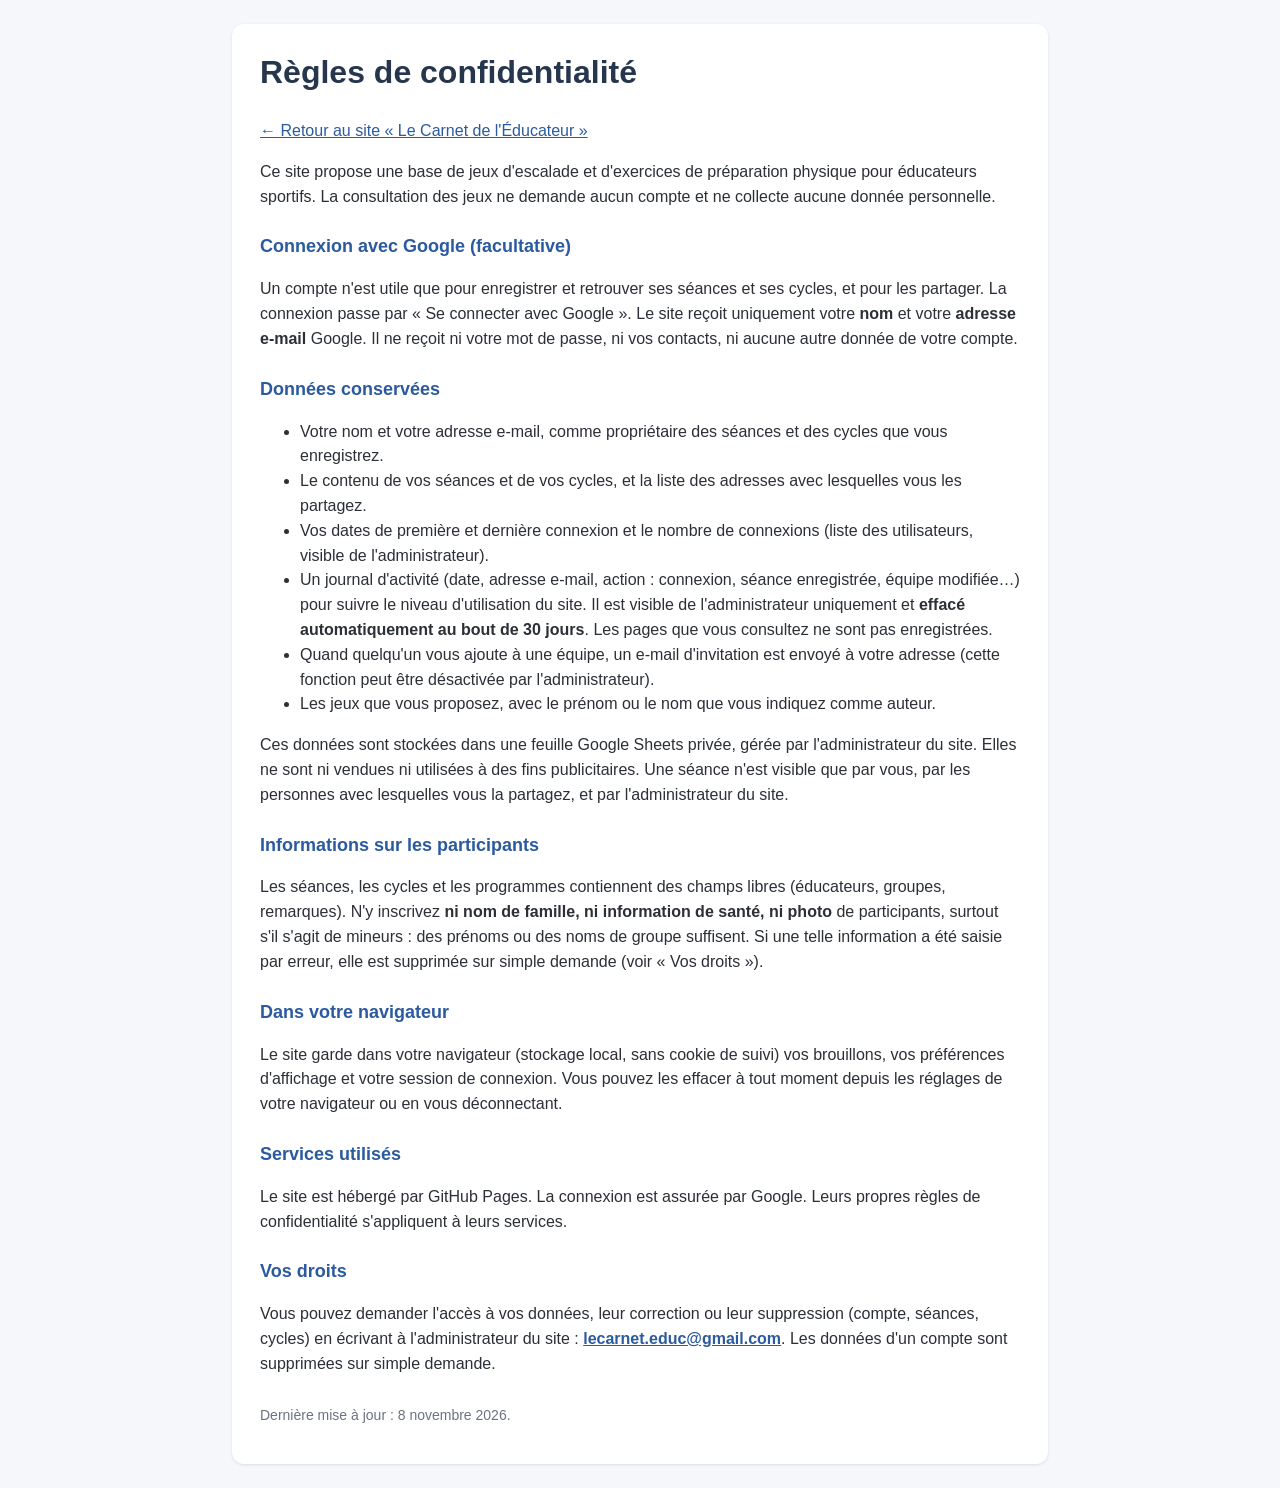
<file: confidentialite.html>
<!doctype html>
<html lang="fr">
<head>
<meta charset="utf-8">
<meta name="viewport" content="width=device-width,initial-scale=1">
<title>Confidentialité — Le Carnet de l'Éducateur</title>
<style>
  body{font:16px/1.55 Calibri,Carlito,Arial,sans-serif;color:#2B2F36;background:#F5F7FB;margin:0;padding:24px 16px}
  main{max-width:760px;margin:0 auto;background:#fff;border-radius:12px;padding:24px 28px;box-shadow:0 1px 3px rgba(0,0,0,.1)}
  h1{margin-top:0;color:#26364D} h2{color:#2B5A9E;font-size:18px;margin-top:24px}
  a{color:#2B5A9E}
</style>
</head>
<body>
<main>
<h1>Règles de confidentialité</h1>
<p><a href="./">← Retour au site « Le Carnet de l'Éducateur »</a></p>
<p>Ce site propose une base de jeux d'escalade et d'exercices de préparation physique pour éducateurs sportifs. La consultation des jeux ne demande aucun compte et ne collecte aucune donnée personnelle.</p>

<h2>Connexion avec Google (facultative)</h2>
<p>Un compte n'est utile que pour enregistrer et retrouver ses séances et ses cycles, et pour les partager. La connexion passe par « Se connecter avec Google ». Le site reçoit uniquement votre <b>nom</b> et votre <b>adresse e-mail</b> Google. Il ne reçoit ni votre mot de passe, ni vos contacts, ni aucune autre donnée de votre compte.</p>

<h2>Données conservées</h2>
<ul>
  <li>Votre nom et votre adresse e-mail, comme propriétaire des séances et des cycles que vous enregistrez.</li>
  <li>Le contenu de vos séances et de vos cycles, et la liste des adresses avec lesquelles vous les partagez.</li>
  <li>Vos dates de première et dernière connexion et le nombre de connexions (liste des utilisateurs, visible de l'administrateur).</li>
  <li>Un journal d'activité (date, adresse e-mail, action : connexion, séance enregistrée, équipe modifiée…) pour suivre le niveau d'utilisation du site. Il est visible de l'administrateur uniquement et <b>effacé automatiquement au bout de 30 jours</b>. Les pages que vous consultez ne sont pas enregistrées.</li>
  <li>Quand quelqu'un vous ajoute à une équipe, un e-mail d'invitation est envoyé à votre adresse (cette fonction peut être désactivée par l'administrateur).</li>
  <li>Les jeux que vous proposez, avec le prénom ou le nom que vous indiquez comme auteur.</li>
</ul>
<p>Ces données sont stockées dans une feuille Google Sheets privée, gérée par l'administrateur du site. Elles ne sont ni vendues ni utilisées à des fins publicitaires. Une séance n'est visible que par vous, par les personnes avec lesquelles vous la partagez, et par l'administrateur du site.</p>

<h2>Informations sur les participants</h2>
<p>Les séances, les cycles et les programmes contiennent des champs libres (éducateurs, groupes, remarques). N'y inscrivez <b>ni nom de famille, ni information de santé, ni photo</b> de participants, surtout s'il s'agit de mineurs : des prénoms ou des noms de groupe suffisent. Si une telle information a été saisie par erreur, elle est supprimée sur simple demande (voir « Vos droits »).</p>

<h2>Dans votre navigateur</h2>
<p>Le site garde dans votre navigateur (stockage local, sans cookie de suivi) vos brouillons, vos préférences d'affichage et votre session de connexion. Vous pouvez les effacer à tout moment depuis les réglages de votre navigateur ou en vous déconnectant.</p>

<h2>Services utilisés</h2>
<p>Le site est hébergé par GitHub Pages. La connexion est assurée par Google. Leurs propres règles de confidentialité s'appliquent à leurs services.</p>

<h2>Vos droits</h2>
<p>Vous pouvez demander l'accès à vos données, leur correction ou leur suppression (compte, séances, cycles) en écrivant à l'administrateur du site : <b id="contact"><a href="mailto:lecarnet.educ@gmail.com">lecarnet.educ@gmail.com</a></b>. Les données d'un compte sont supprimées sur simple demande.</p>

<p style="color:#6B7280;font-size:14px;margin-top:28px">Dernière mise à jour : 8 novembre 2026.</p>
</main>
</body>
</html>
</file>
